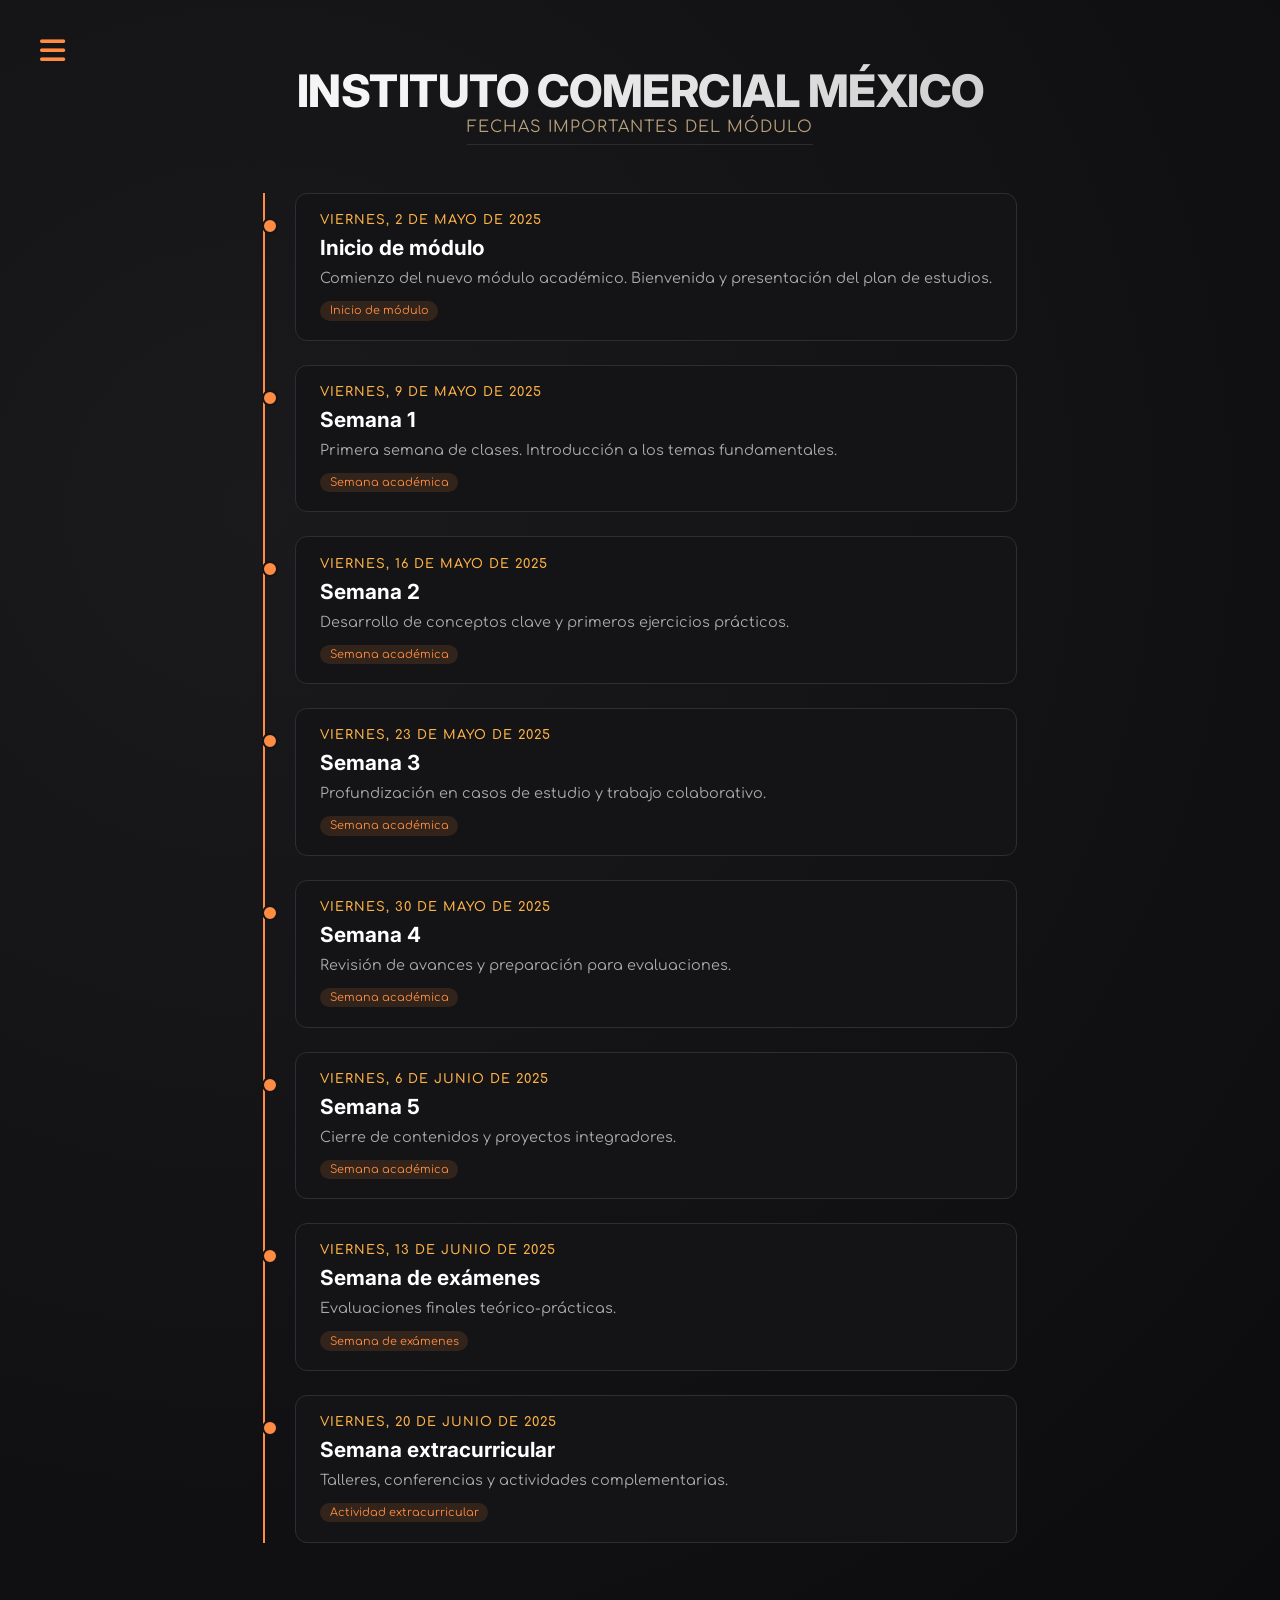
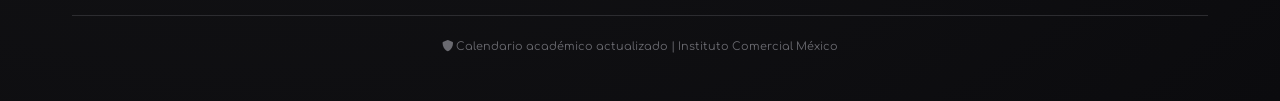
<file: calendario.html>
<!DOCTYPE html>
<html lang="es">
<head>
    <meta charset="UTF-8">
    <meta name="viewport" content="width=device-width, initial-scale=1.0, user-scalable=yes">
    <title>Instituto Comercial México | Fechas importantes</title>
    <link rel="stylesheet" href="https://cdnjs.cloudflare.com/ajax/libs/font-awesome/6.0.0-beta3/css/all.min.css">
    <link href="https://fonts.googleapis.com/css2?family=Comfortaa:wght@300;400;500;600;700&family=Inter:wght@400;500;600;700;800&display=swap" rel="stylesheet">
    <link rel="stylesheet" href="portal.css">
    <style>
        /* Estilos específicos para la página de fechas */
        .fechas-container {
            max-width: 900px;
            margin: 0 auto;
        }
        .timeline {
            position: relative;
            padding-left: 2rem;
        }
        .timeline::before {
            content: '';
            position: absolute;
            left: 0;
            top: 0;
            bottom: 0;
            width: 2px;
            background: #ff8c42;
        }
        .evento-card {
            background: #141416;
            border: 1px solid #2e2e32;
            border-radius: 12px;
            padding: 1.2rem 1.5rem;
            margin-bottom: 1.5rem;
            position: relative;
            transition: all 0.2s ease;
            cursor: default;
        }
        .evento-card:hover {
            transform: translateX(5px);
            border-color: #ff8c42;
            box-shadow: 0 8px 20px rgba(0,0,0,0.3);
        }
        .evento-card::before {
            content: '';
            position: absolute;
            left: -2.1rem;
            top: 1.5rem;
            width: 12px;
            height: 12px;
            background: #ff8c42;
            border-radius: 50%;
            border: 2px solid #141416;
        }
        .fecha {
            font-size: 0.8rem;
            font-weight: 600;
            color: #ffb347;
            text-transform: uppercase;
            letter-spacing: 1px;
            margin-bottom: 0.5rem;
        }
        .evento-card h3 {
            font-size: 1.3rem;
            font-family: 'Inter', sans-serif;
            margin-bottom: 0.5rem;
            color: #fff;
        }
        .evento-card p {
            color: #aaa;
            font-size: 0.9rem;
            line-height: 1.4;
        }
        .badge-evento {
            display: inline-block;
            background: #ff8c4220;
            color: #ff8c42;
            font-size: 0.7rem;
            padding: 0.2rem 0.6rem;
            border-radius: 20px;
            margin-top: 0.8rem;
        }
        @media (max-width: 640px) {
            .timeline {
                padding-left: 1rem;
            }
            .evento-card::before {
                left: -1.1rem;
            }
        }
    </style>
</head>
<body>

<div class="hamburger-menu" id="hamburgerBtn">
    <i class="fas fa-bars"></i>
</div>

<div class="side-menu" id="sideMenu">
    <div class="close-btn" id="closeMenuBtn">
        <i class="fas fa-times"></i>
    </div>
    <ul>
        <li><a href="index.html">Recursos</a></li>
        <li><a href="criterios.html">Criterios de evaluación</a></li>
        <li><a href="calendario.html">Fechas importantes</a></li>
        <li><a href="#">Reglamento</a></li>
        <li><a href="#">Otros sitios</a></li>
    </ul>
</div>
<div class="overlay" id="overlay"></div>

<main class="container">
    <div class="hero">
        <h1>Instituto Comercial México</h1>
        <div class="sub">Fechas importantes del módulo</div>
    </div>

    <div class="fechas-container">
        <div id="eventosList" class="timeline">
            <!-- Aquí se cargarán las fechas desde JSON -->
            <div class="empty-state">Cargando fechas importantes...</div>
        </div>
    </div>

    <footer style="margin-top: 3rem;">
        <i class="fas fa-shield-alt"></i> Calendario académico actualizado | Instituto Comercial México
    </footer>
</main>

<script>
    // Menú hamburguesa (simplificado)
    const hamburgerBtn = document.getElementById('hamburgerBtn');
    const sideMenu = document.getElementById('sideMenu');
    const overlay = document.getElementById('overlay');
    const closeMenuBtn = document.getElementById('closeMenuBtn');

    function openMenu() {
        sideMenu.classList.add('open');
        overlay.classList.add('show');
    }
    function closeMenu() {
        sideMenu.classList.remove('open');
        overlay.classList.remove('show');
    }
    if (hamburgerBtn) {
        hamburgerBtn.addEventListener('click', openMenu);
        closeMenuBtn.addEventListener('click', closeMenu);
        overlay.addEventListener('click', closeMenu);
    }

    // Cargar eventos desde calendario.json
    async function cargarEventos() {
        try {
            const response = await fetch('calendario.json');
            if (!response.ok) throw new Error('No se pudo cargar calendario.json');
            const data = await response.json();
            if (!data.eventos || !Array.isArray(data.eventos)) throw new Error('Formato inválido');
            renderizarEventos(data.eventos);
        } catch (error) {
            console.error(error);
            document.getElementById('eventosList').innerHTML = `<div class="empty-state">Error al cargar fechas: ${error.message}</div>`;
        }
    }

    function renderizarEventos(eventos) {
        if (eventos.length === 0) {
            document.getElementById('eventosList').innerHTML = '<div class="empty-state">No hay fechas programadas.</div>';
            return;
        }
        // Ordenar por fecha
        eventos.sort((a,b) => new Date(a.fecha) - new Date(b.fecha));
        const html = eventos.map(ev => {
            const fechaObj = new Date(ev.fecha);
            const fechaFormateada = fechaObj.toLocaleDateString('es-ES', { weekday: 'long', day: 'numeric', month: 'long', year: 'numeric' });
            let tipoTexto = '';
            if (ev.tipo === 'inicio') tipoTexto = 'Inicio de módulo';
            else if (ev.tipo === 'semana') tipoTexto = 'Semana académica';
            else if (ev.tipo === 'examenes') tipoTexto = 'Semana de exámenes';
            else if (ev.tipo === 'extra') tipoTexto = 'Actividad extracurricular';
            else tipoTexto = 'Evento importante';
            
            return `
                <div class="evento-card">
                    <div class="fecha">${fechaFormateada}</div>
                    <h3>${escapeHtml(ev.nombre)}</h3>
                    <p>${escapeHtml(ev.descripcion)}</p>
                    <div class="badge-evento">${tipoTexto}</div>
                </div>
            `;
        }).join('');
        document.getElementById('eventosList').innerHTML = html;
    }

    function escapeHtml(str) {
        if (!str) return '';
        return str.replace(/[&<>]/g, function(m) {
            if (m === '&') return '&amp;';
            if (m === '<') return '&lt;';
            if (m === '>') return '&gt;';
            return m;
        });
    }

    cargarEventos();
    if (performance.getEntriesByType('navigation')[0]?.type === 'reload') {
        window.location.href = 'index.html';
    }
</script>
</body>
</html>
</file>
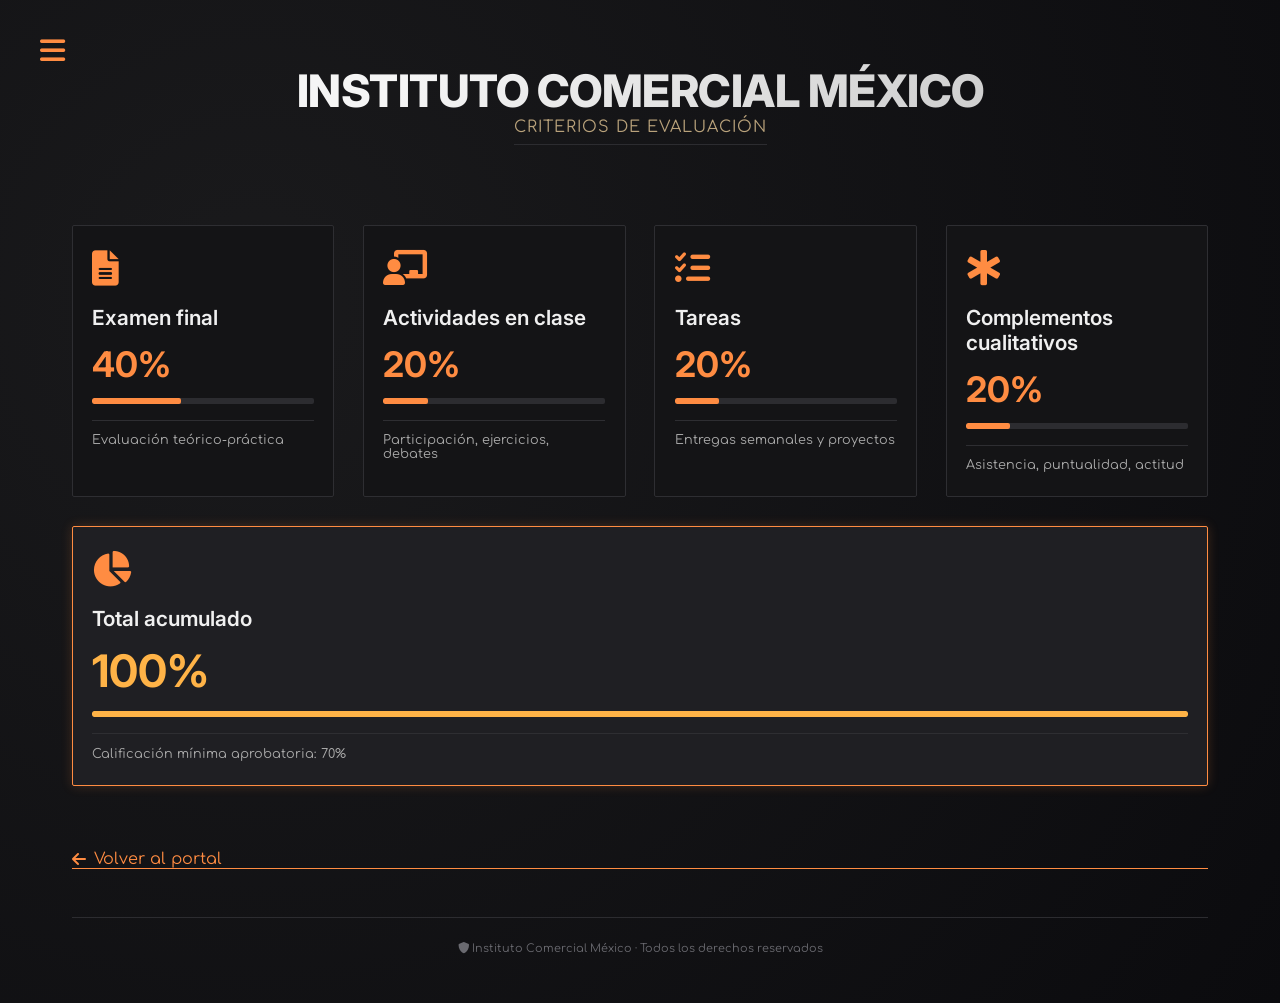
<file: criterios.html>
<!DOCTYPE html>
<html lang="es">
<head>
    <meta charset="UTF-8">
    <meta name="viewport" content="width=device-width, initial-scale=1.0, user-scalable=yes">
    <title>Instituto Comercial México | Criterios de evaluación</title>
    <link rel="stylesheet" href="https://cdnjs.cloudflare.com/ajax/libs/font-awesome/6.0.0-beta3/css/all.min.css">
    <link href="https://fonts.googleapis.com/css2?family=Comfortaa:wght@300;400;500;600;700&family=Inter:wght@400;500;600;700;800&display=swap" rel="stylesheet">
    <link rel="stylesheet" href="portal.css">
    <style>
        /* Ocultar buscador y filtros en esta página */
        .search-wrapper, .filter-tabs {
            display: none;
        }
        
        /* Contenedor de widgets */
        .criterios-grid {
            display: grid;
            grid-template-columns: repeat(auto-fit, minmax(240px, 1fr));
            gap: 1.8rem;
            margin: 2rem 0;
        }
        
        /* Widget individual */
        .widget {
            background: #141416;
            border: 1px solid #2e2e32;
            border-radius: 2px;
            padding: 1.5rem 1.2rem;
            transition: transform 0.25s ease, box-shadow 0.25s ease, border-color 0.2s;
            cursor: default;
            animation: fadeInUp 0.5s ease backwards;
        }
        
        .widget:hover {
            transform: translateY(-5px);
            border-color: #ff8c42;
            box-shadow: 0 12px 24px rgba(0, 0, 0, 0.3);
        }
        
        /* Animación de entrada */
        @keyframes fadeInUp {
            from {
                opacity: 0;
                transform: translateY(20px);
            }
            to {
                opacity: 1;
                transform: translateY(0);
            }
        }
        
        /* Retrasos escalonados para cada widget */
        .widget:nth-child(1) { animation-delay: 0.05s; }
        .widget:nth-child(2) { animation-delay: 0.15s; }
        .widget:nth-child(3) { animation-delay: 0.25s; }
        .widget:nth-child(4) { animation-delay: 0.35s; }
        
        /* Icono del widget */
        .widget-icon {
            font-size: 2.2rem;
            color: #ff8c42;
            margin-bottom: 1rem;
        }
        
        .widget h3 {
            font-family: 'Inter', sans-serif;
            font-size: 1.3rem;
            font-weight: 600;
            color: #f0f0f0;
            margin-bottom: 0.8rem;
        }
        
        .porcentaje {
            font-size: 2.2rem;
            font-weight: 700;
            color: #ff8c42;
            margin: 0.8rem 0;
            font-family: 'Inter', sans-serif;
        }
        
        /* Barra de progreso animada */
        .progress-bar-container {
            background: #2c2c30;
            border-radius: 2px;
            height: 6px;
            width: 100%;
            overflow: hidden;
            margin-top: 0.5rem;
        }
        
        .progress-fill {
            width: 0%;
            height: 100%;
            background: #ff8c42;
            border-radius: 2px;
            transition: width 1s ease-out;
        }
        
        /* Widget total (destacado) */
        .widget-total {
            background: #1f1f23;
            border: 1px solid #ff8c42;
            box-shadow: 0 0 12px rgba(255, 140, 66, 0.2);
            grid-column: span 4;
        }
        
        .widget-total .porcentaje {
            font-size: 2.8rem;
            color: #ffb347;
        }
        
        /* Texto adicional */
        .nota {
            font-size: 0.8rem;
            color: #aaa;
            margin-top: 1rem;
            border-top: 1px solid #2e2e32;
            padding-top: 0.8rem;
        }
        
        .back-link {
            display: inline-flex;
            align-items: center;
            gap: 0.5rem;
            margin-top: 2rem;
            color: #ff8c42;
            text-decoration: none;
            border-bottom: 1px solid #ff8c42;
            transition: 0.2s;
        }
        
        .back-link:hover {
            color: #ffb347;
            border-bottom-color: #ffb347;
            gap: 0.8rem;
        }
        
        @media (max-width: 640px) {
            .criterios-grid {
                grid-template-columns: 1fr;
                gap: 1rem;
            }
            .porcentaje {
                font-size: 1.8rem;
            }
        }
    </style>
</head>
<body>

<div class="hamburger-menu" id="hamburgerBtn">
    <i class="fas fa-bars"></i>
</div>

<div class="side-menu" id="sideMenu">
    <div class="close-btn" id="closeMenuBtn">
        <i class="fas fa-times"></i>
    </div>
    <ul>
        <li><a href="index.html">Recursos</a></li>
        <li><a href="criterios.html">Criterios de evaluación</a></li>
        <li><a href="#">Calendario escolar</a></li>
        <li><a href="#">Reglamento</a></li>
        <li><a href="#">Otros sitios</a></li>
    </ul>
</div>
<div class="overlay" id="overlay"></div>

<main class="container">
    <div class="hero">
        <h1>Instituto Comercial México</h1>
        <div class="sub">Criterios de evaluación</div>
    </div>

    <div class="criterios-grid">
        <!-- Widget 1: Examen final -->
        <div class="widget">
            <div class="widget-icon"><i class="fas fa-file-alt"></i></div>
            <h3>Examen final</h3>
            <div class="porcentaje">40%</div>
            <div class="progress-bar-container">
                <div class="progress-fill" data-width="40"></div>
            </div>
            <div class="nota">Evaluación teórico-práctica</div>
        </div>
        
        <!-- Widget 2: Actividades en clase -->
        <div class="widget">
            <div class="widget-icon"><i class="fas fa-chalkboard-user"></i></div>
            <h3>Actividades en clase</h3>
            <div class="porcentaje">20%</div>
            <div class="progress-bar-container">
                <div class="progress-fill" data-width="20"></div>
            </div>
            <div class="nota">Participación, ejercicios, debates</div>
        </div>
        
        <!-- Widget 3: Tareas -->
        <div class="widget">
            <div class="widget-icon"><i class="fas fa-tasks"></i></div>
            <h3>Tareas</h3>
            <div class="porcentaje">20%</div>
            <div class="progress-bar-container">
                <div class="progress-fill" data-width="20"></div>
            </div>
            <div class="nota">Entregas semanales y proyectos</div>
        </div>
        
        <!-- Widget 4: Complementos cualitativos -->
        <div class="widget">
            <div class="widget-icon"><i class="fas fa-star-of-life"></i></div>
            <h3>Complementos cualitativos</h3>
            <div class="porcentaje">20%</div>
            <div class="progress-bar-container">
                <div class="progress-fill" data-width="20"></div>
            </div>
            <div class="nota">Asistencia, puntualidad, actitud</div>
        </div>
        
        <!-- Widget total: 100% -->
        <div class="widget widget-total">
            <div class="widget-icon"><i class="fas fa-chart-pie"></i></div>
            <h3>Total acumulado</h3>
            <div class="porcentaje">100%</div>
            <div class="progress-bar-container">
                <div class="progress-fill" data-width="100" style="background: #ffb347;"></div>
            </div>
            <div class="nota">Calificación mínima aprobatoria: 70%</div>
        </div>
    </div>
    
    <a href="index.html" class="back-link"><i class="fas fa-arrow-left"></i> Volver al portal</a>
    
    <footer style="margin-top: 3rem;">
        <i class="fas fa-shield-alt"></i> Instituto Comercial México · Todos los derechos reservados
    </footer>
</main>

<script>
    // Menú hamburguesa (funcionalidad básica)
    const hamburgerBtn = document.getElementById('hamburgerBtn');
    const sideMenu = document.getElementById('sideMenu');
    const overlay = document.getElementById('overlay');
    const closeMenuBtn = document.getElementById('closeMenuBtn');
    
    function openMenu() {
        sideMenu.classList.add('open');
        overlay.classList.add('show');
    }
    function closeMenu() {
        sideMenu.classList.remove('open');
        overlay.classList.remove('show');
    }
    hamburgerBtn.addEventListener('click', openMenu);
    closeMenuBtn.addEventListener('click', closeMenu);
    overlay.addEventListener('click', closeMenu);
    
    // Animar las barras de progreso cuando la página carga
    window.addEventListener('load', () => {
        const fills = document.querySelectorAll('.progress-fill');
        fills.forEach(fill => {
            const width = fill.getAttribute('data-width');
            if (width) {
                setTimeout(() => {
                    fill.style.width = width + '%';
                }, 200);
            }
        });
    });
    if (performance.getEntriesByType('navigation')[0]?.type === 'reload') {
        window.location.href = 'index.html';
    }
</script>
</body>
</html>
</file>
<file: portal.css>
/* portal.css */
* {
    margin: 0;
    padding: 0;
    box-sizing: border-box;
}

body {
    background: radial-gradient(circle at 20% 30%, #1a1a1c, #0b0b0e);
    font-family: 'Comfortaa', sans-serif;
    min-height: 100vh;
    color: #e0e0e0;
}

/* Menú hamburguesa */
.hamburger-menu {
    position: fixed;
    top: 1.8rem;
    left: 2rem;
    z-index: 1000;
    cursor: pointer;
    background: transparent;
    padding: 0.5rem;
    border: none;
    transition: 0.2s;
}
.hamburger-menu i {
    font-size: 1.8rem;
    color: #ff8c42;
    transition: 0.2s;
}
.hamburger-menu:hover i {
    color: #ffb347;
    text-shadow: 0 0 5px rgba(255, 140, 66, 0.5);
}

.side-menu {
    position: fixed;
    top: 0;
    left: -280px;
    width: 280px;
    height: 100%;
    background: #0e0e10;
    border-right: 1px solid #2e2e32;
    z-index: 1001;
    transition: left 0.3s ease;
    padding: 2rem 1.5rem;
}
.side-menu.open {
    left: 0;
}
.side-menu .close-btn {
    text-align: right;
    margin-bottom: 2rem;
    cursor: pointer;
}
.side-menu .close-btn i {
    font-size: 1.6rem;
    color: #ff8c42;
}
.side-menu ul {
    list-style: none;
}
.side-menu li {
    margin: 1.5rem 0;
}
.side-menu a {
    color: #ccc;
    text-decoration: none;
    font-weight: 500;
    font-size: 1rem;
    transition: 0.2s;
    display: block;
    border-bottom: 1px solid transparent;
}
.side-menu a:hover {
    color: #ff8c42;
    border-bottom-color: #ff8c42;
}

.overlay {
    position: fixed;
    top: 0;
    left: 0;
    width: 100%;
    height: 100%;
    background: rgba(0, 0, 0, 0.7);
    z-index: 1000;
    display: none;
}
.overlay.show {
    display: block;
}

.container {
    max-width: 1200px;
    margin: 0 auto;
    padding: 4rem 2rem 3rem;
    min-height: 100vh;
    display: flex;
    flex-direction: column;
    justify-content: center;
}

/* Encabezado */
.hero {
    text-align: center;
    margin-bottom: 3rem;
}
.hero h1 {
    font-family: 'Inter', sans-serif;
    font-size: 2.8rem;
    font-weight: 800;
    background: linear-gradient(135deg, #f5f5f5 30%, #cfcfcf 80%);
    background-clip: text;
    -webkit-background-clip: text;
    color: transparent;
    text-transform: uppercase;
    letter-spacing: -0.5px;
}
.hero .sub {
    font-family: 'Comfortaa', sans-serif;
    color: #b9a27b;
    font-size: 1rem;
    letter-spacing: 1px;
    text-transform: uppercase;
    border-bottom: 1px solid #2c2c30;
    display: inline-block;
    padding-bottom: 0.5rem;
}

/* Buscador */
.search-wrapper {
    max-width: 800px;
    width: 100%;
    margin: 0 auto 1rem;
    position: relative;
}
.search-box {
    display: flex;
    align-items: center;
    background: #1f1f23;
    border: 1px solid #2e2e32;
    border-radius: 2px;
    transition: all 0.2s;
}
.search-box:focus-within {
    border-color: #ff8c42;
    box-shadow: 0 0 0 2px rgba(255, 140, 66, 0.2);
}
.search-box input {
    flex: 1;
    background: transparent;
    border: none;
    padding: 1rem 1rem;
    font-size: 1rem;
    color: #e0e0e0;
    font-family: 'Comfortaa', sans-serif;
    outline: none;
}
.search-box input::placeholder {
    color: #6a6a70;
}
.clear-btn {
    background: transparent;
    border: none;
    color: #ff8c42;
    cursor: pointer;
    font-size: 1.2rem;
    padding: 0 0.5rem;
    display: none;
    align-items: center;
    justify-content: center;
    transition: 0.2s;
}
.clear-btn:hover {
    color: #ffb347;
    transform: scale(1.1);
}
.search-submit {
    background: transparent;
    border: none;
    padding: 0 1rem;
    cursor: pointer;
    color: #ff8c42;
    font-size: 1.3rem;
    transition: 0.2s;
}
.search-submit:hover {
    color: #ffb347;
    text-shadow: 0 0 6px rgba(255, 140, 66, 0.6);
}

/* Sugerencias */
.suggestions {
    position: absolute;
    top: 100%;
    left: 0;
    right: 0;
    background: #141416;
    border: 1px solid #2e2e32;
    border-top: none;
    z-index: 10;
    max-height: 250px;
    overflow-y: auto;
    display: none;
}
.suggestions.active {
    display: block;
}
.suggestion-item {
    padding: 0.8rem 1.2rem;
    cursor: pointer;
    transition: 0.1s;
    font-size: 0.9rem;
    border-bottom: 1px solid #2c2c30;
}
.suggestion-item:hover {
    background: #ff8c4220;
    color: #ff8c42;
}

/* Filtros */
.filter-tabs {
    display: flex;
    justify-content: center;
    gap: 1rem;
    margin: 1.5rem 0 2rem;
    flex-wrap: wrap;
}
.filter-btn {
    background: #1f1f23;
    border: 3px solid #2e2e32;
    padding: 0.5rem 1.2rem;
    font-size: 0.8rem;
    font-weight: 500;
    cursor: pointer;
    color: #ccc;
    border-radius: 2px;
    text-transform: uppercase;
    font-family: 'Comfortaa', sans-serif;
    transition: 0.2s;
}
.filter-btn:hover {
    background: #ff8c42;
    color: #0b0b0e;
    border-color: #ff8c42;
}
.filter-btn.active {
    background: #ff8c42;
    color: #0b0b0e;
    border-color: #ff8c42;
}

/* Resultados */
.results-grid {
    display: grid;
    grid-template-columns: repeat(auto-fill, minmax(280px, 1fr));
    gap: 1.5rem;
}
.card-result {
    background: #141416;
    border: 1px solid #2e2e32;
    border-radius: 2px;
    padding: 1.2rem;
    cursor: pointer;
    transition: 0.2s;
}
.card-result:hover {
    border-color: #ff8c42;
    transform: translateY(-3px);
    box-shadow: 0 8px 20px rgba(0, 0, 0, 0.4);
}
.card-result h3 {
    font-size: 1.2rem;
    font-weight: 600;
    color: #ff8c42;
    margin-bottom: 0.5rem;
}
.card-result p {
    font-size: 0.85rem;
    color: #aaa;
    margin-bottom: 0.7rem;
    line-height: 1.4;
}
.badge-type {
    display: inline-block;
    font-size: 0.65rem;
    background: #ff8c4220;
    color: #ff8c42;
    padding: 0.2rem 0.5rem;
    border-radius: 2px;
    margin-bottom: 0.6rem;
    text-transform: uppercase;
    letter-spacing: 0.5px;
}
.tag {
    background: #2c2c30;
    font-size: 0.7rem;
    padding: 0.2rem 0.6rem;
    border-radius: 2px;
    color: #ffb347;
    display: inline-block;
    margin-right: 0.3rem;
    margin-bottom: 0.3rem;
}
.empty-state {
    text-align: center;
    padding: 3rem;
    color: #aaa;
    font-family: 'Comfortaa', sans-serif;
    display: flex;
    justify-content: center;
    align-items: center;
    min-height: 100px;
    width: 100%;
    grid-column: 1 / -1; /* Ocupa todo el ancho del grid */
}
.error-message {
    background: #3a1e1e;
    border-left: 4px solid #ff8c42;
    padding: 1rem;
    margin-bottom: 1rem;
}
footer {
    text-align: center;
    margin-top: 3rem;
    font-size: 0.7rem;
    color: #6a6a70;
    border-top: 1px solid #2c2c30;
    padding-top: 1.5rem;
}
@media (max-width: 640px) {
    .container {
        padding: 5rem 1rem 2rem;
    }
    .hero h1 {
        font-size: 1.8rem;
    }
    .hamburger-menu {
        top: 1rem;
        left: 1rem;
    }
}
</file>
